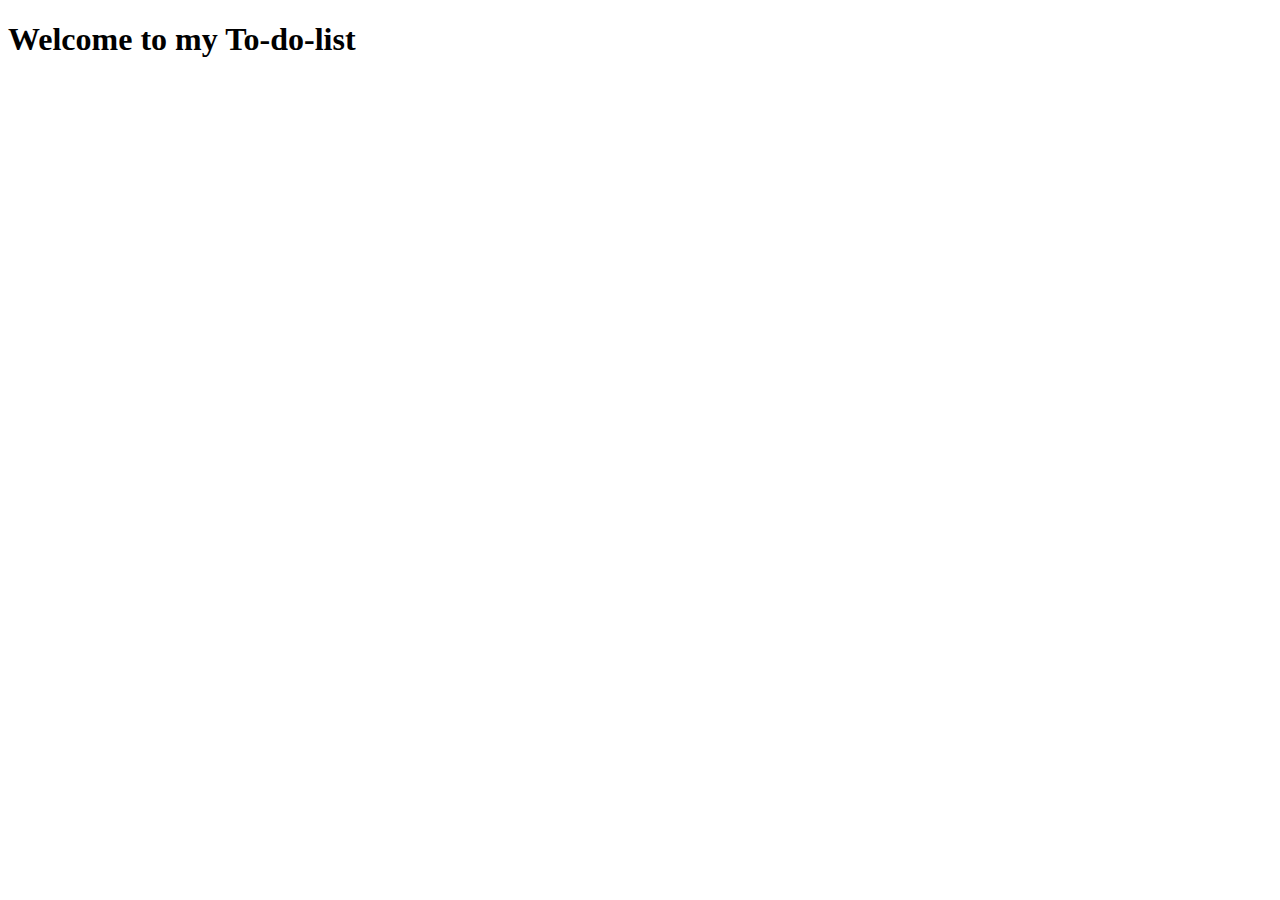
<file: project-4/index.html>
<!DOCTYPE html>
<html lang="en">
<head>
    <meta charset="UTF-8">
    <meta name="viewport" content="width=device-width, initial-scale=1.0">
    <title>To-do-list</title>
</head>
<body>
    <h1>Welcome to my To-do-list</h1>
</body>
</html>
</file>
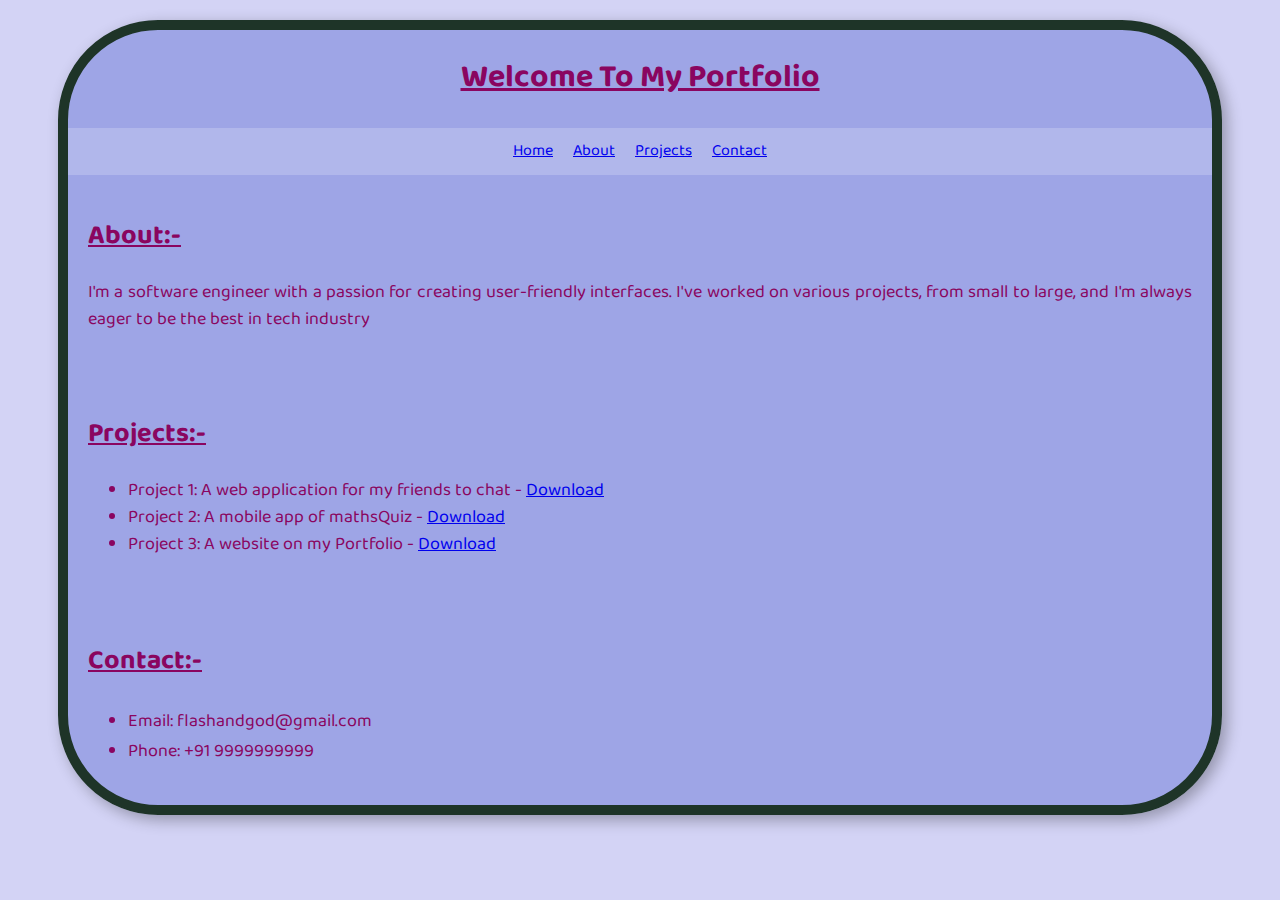
<file: project1/index.html>
<!DOCTYPE html>
<html lang="en">
<head>
    <meta charset="UTF-8">
    <meta name="viewport" content="width=device-width, initial-scale=1.0">
    <title>bestUI-By Aadarsh</title>
    <link rel="stylesheet" href="style.css">
</head>
<body>
<div class="container">
    <header class="head">
        <h1>Welcome To My Portfolio</h1>
    </header>
    <div class="navbar nav">
        <ul>
            <li><a href="#home">Home</a></li>
            <li><a href="#about">About</a></li>
            <li><a href="#project">Projects</a></li>
            <li><a href="#contact">Contact</a></li>
        </ul>
    </div>

    <div class="about" id="about">
    <h2>About:-</h2>
    <p>I'm a software engineer with a passion for creating user-friendly interfaces. I've worked on various projects, from small to large, and I'm always eager to be the best in tech industry</p>
    </div>

    <div class="project" id="project">
        <h2>Projects:-</h2>
        <ul>
            <li>Project 1: A web application for my friends to chat - <a href="googledrive.com">Download</a></li>
            <li>Project 2: A mobile app of mathsQuiz - <a href="googledrive.com">Download</a></li>
            <li>Project 3: A website on my Portfolio - <a href="googledrive.com">Download</a></li>
        </ul>
    </div>
    <div class="contact" id="contact">
        <h2>Contact:-</h2>
        <ul>
            <li>Email: flashandgod@gmail.com</li>
            <li>Phone: +91 9999999999</li>
        </ul>
        
    </div>
</div>
    
</body>
</html>
</file>
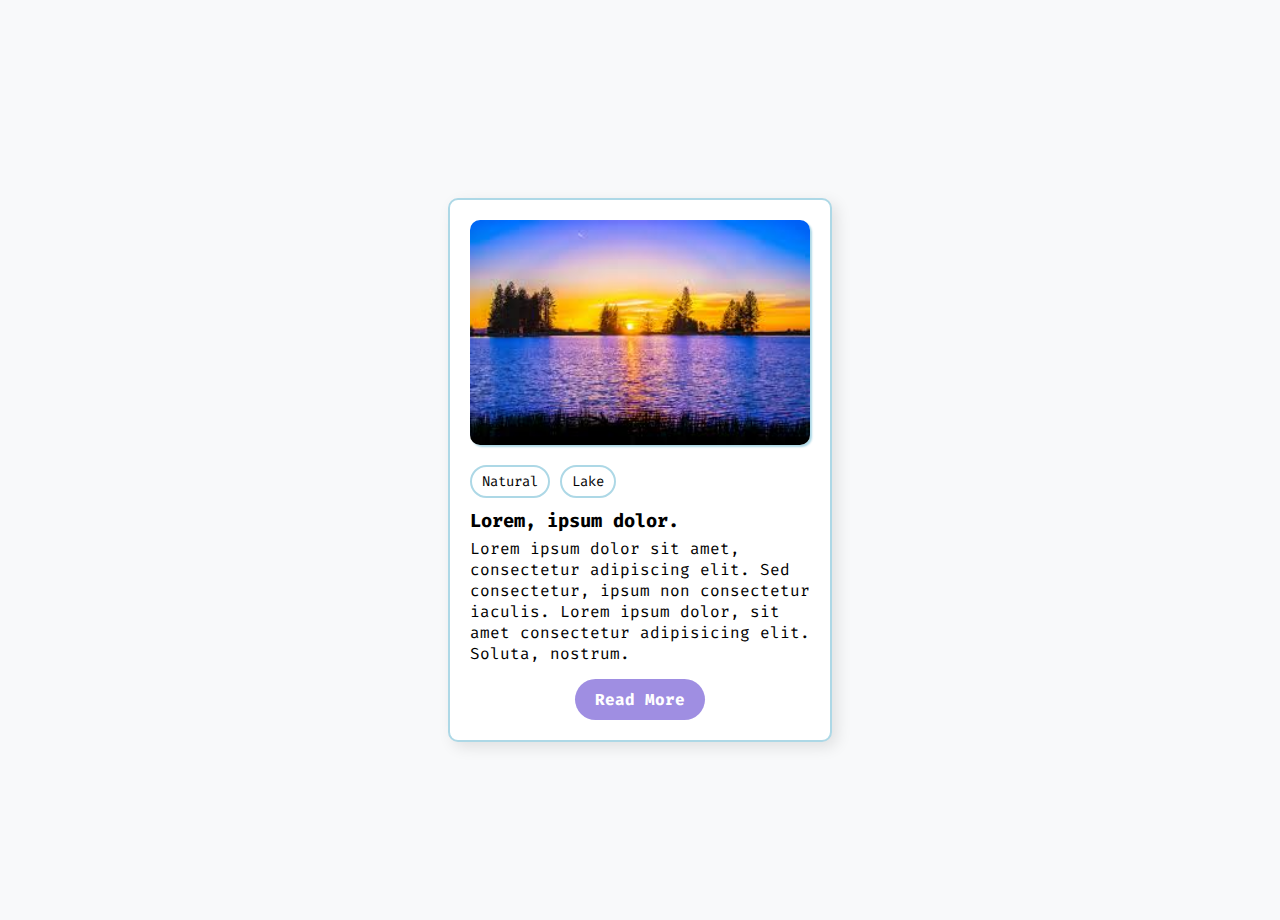
<file: web-world/project2/index.html>
<!DOCTYPE html>
<html lang="en">
<head>
    <meta charset="UTF-8">
    <meta name="viewport" content="width=device-width, initial-scale=1.0">
    <title>Card Designer</title>
    <link rel="stylesheet" href="style.css">
</head>
<body>
    <div class="container">
        <img class="img" src="img1.jpeg">
        <div class="caps">
            <span class="cap1">Natural</span>
            <span class="cap2">Lake</span>
        </div>
        <h3 class="head">Lorem, ipsum dolor.</h3>
        <p class="para">Lorem ipsum dolor sit amet, consectetur adipiscing elit. Sed consectetur, ipsum non
            consectetur iaculis. Lorem ipsum dolor, sit amet consectetur adipisicing elit. Soluta, nostrum.</p>
        <a class="info" href="#">Read More</a>
    </div>
</body>
</html>
</file>
<file: project1/style.css>
@import url('https://fonts.googleapis.com/css2?family=Baloo+Bhaijaan+2:wght@400..800&display=swap');

html {
    scroll-behavior: smooth;
}


body{
    background-color: rgb(211, 211, 245);
}

.container{
    font-family: 'Baloo Bhaijaan 2', cursive;
    margin: 20px;
    background-color: rgba(101, 116, 214, 0.477);
    border: 10px solid rgb(30, 52, 40);
    border-radius: 100px;
    color: rgb(138, 5, 96);
    margin-left: 50px;
    margin-right: 50px;
    box-shadow: 5px 5px 15px rgba(0, 0, 0, 0.3);

}
.navbar ul{
    background-color: rgba(255, 255, 255, 0.2);
    padding: 10px;
    display: flex;
    position: sticky;
    list-style: none;
    margin: auto;
    gap: 20px;
    justify-content: center;

}
.head{
    text-decoration: underline;
    text-align: center;
    font-weight: bold;
}
.about{
   padding: 20px;
   text-align: justify;
   font-size: 18px;
   line-height: 1.5;
}
.about h2{
    text-decoration: underline;
}
.project{
    padding: 20px;
    font-size: 18px;
    line-height: 1.5;
}
.project h2{
    text-decoration: underline;
}

.contact{
    padding: 20px;
    font-size: 18px;
}
.contact h2{
    text-decoration: underline;
}
</file>
<file: web-world/project2/style.css>
@import url('https://fonts.googleapis.com/css2?family=Fira+Code:wght@300..700&family=JetBrains+Mono:ital,wght@0,100..800;1,100..800&display=swap');

* {
    margin: 0;
    padding: 0;
    box-sizing: border-box;
}

body {
    display: flex;
    justify-content: center;
    align-items: center;
    min-height: 100vh;
    background-color: #f8f9fa;
    margin-top: 20px;
}

.container {
    font-family: 'Fira Code', monospace;
    border: 2px solid lightblue;
    border-radius: 10px;
    display: flex;
    flex-direction: column;
    align-items: flex-start; /* Align everything to the left */
    justify-content: center;
    width: 30%;
    max-width: 600px; /* Prevents it from being too wide */
    padding: 20px;
    background: white;
    box-shadow: 5px 5px 15px rgba(0, 0, 0, 0.1);
    position: relative;
}



.img {
    width: 100%;
    height: auto;
    border-radius: 10px;
    margin-bottom: 10px;
    object-fit: cover;
    box-shadow: 2px 2px 2px lightblue;
}

.caps{
    display: flex;
    gap: 10px;
    flex-wrap: wrap; /* Ensures responsiveness */
    margin-top: 10px;
    align-self: flex-start; /* Aligns caps to the left */
}

.cap1, .cap2 {
    border: 2px solid lightblue;
    border-radius: 50px;
    padding: 5px 10px;
    text-align: center;
    font-size: 14px;
}

.head {
    margin-top: 10px;
}

.para {
    text-align: left;
    width: 100%;
    margin-top: 5px;
}

/* Responsive Read More Button */
.info {
    display: inline-block;
    text-align: center;
    padding: 10px 20px;
    background-color: rgb(159, 142, 226);
    color: white;
    text-decoration: none;
    border-radius: 30px;
    font-weight: bold;
    transition: 0.3s;
    width: auto;
    max-width: 80%;
    margin-top: 15px;
    align-self: center;
}

/* Hover effect */
.info:hover {
    background-color: rgb(120, 100, 200);
}

/* 📱 Mobile Responsive Fixes */
@media (max-width: 700px) {
    .container {
        width: 80%;
        max-width: 400px;
        padding: 15px;
    }

    .caps {
        justify-content: flex-start;
    }

    .cap1, .cap2 {
        font-size: 12px;
        padding: 5px 8px;
    }

    .para {
        font-size: 14px;
    }

    .info {
        max-width: 100%;
    }
}
</file>
